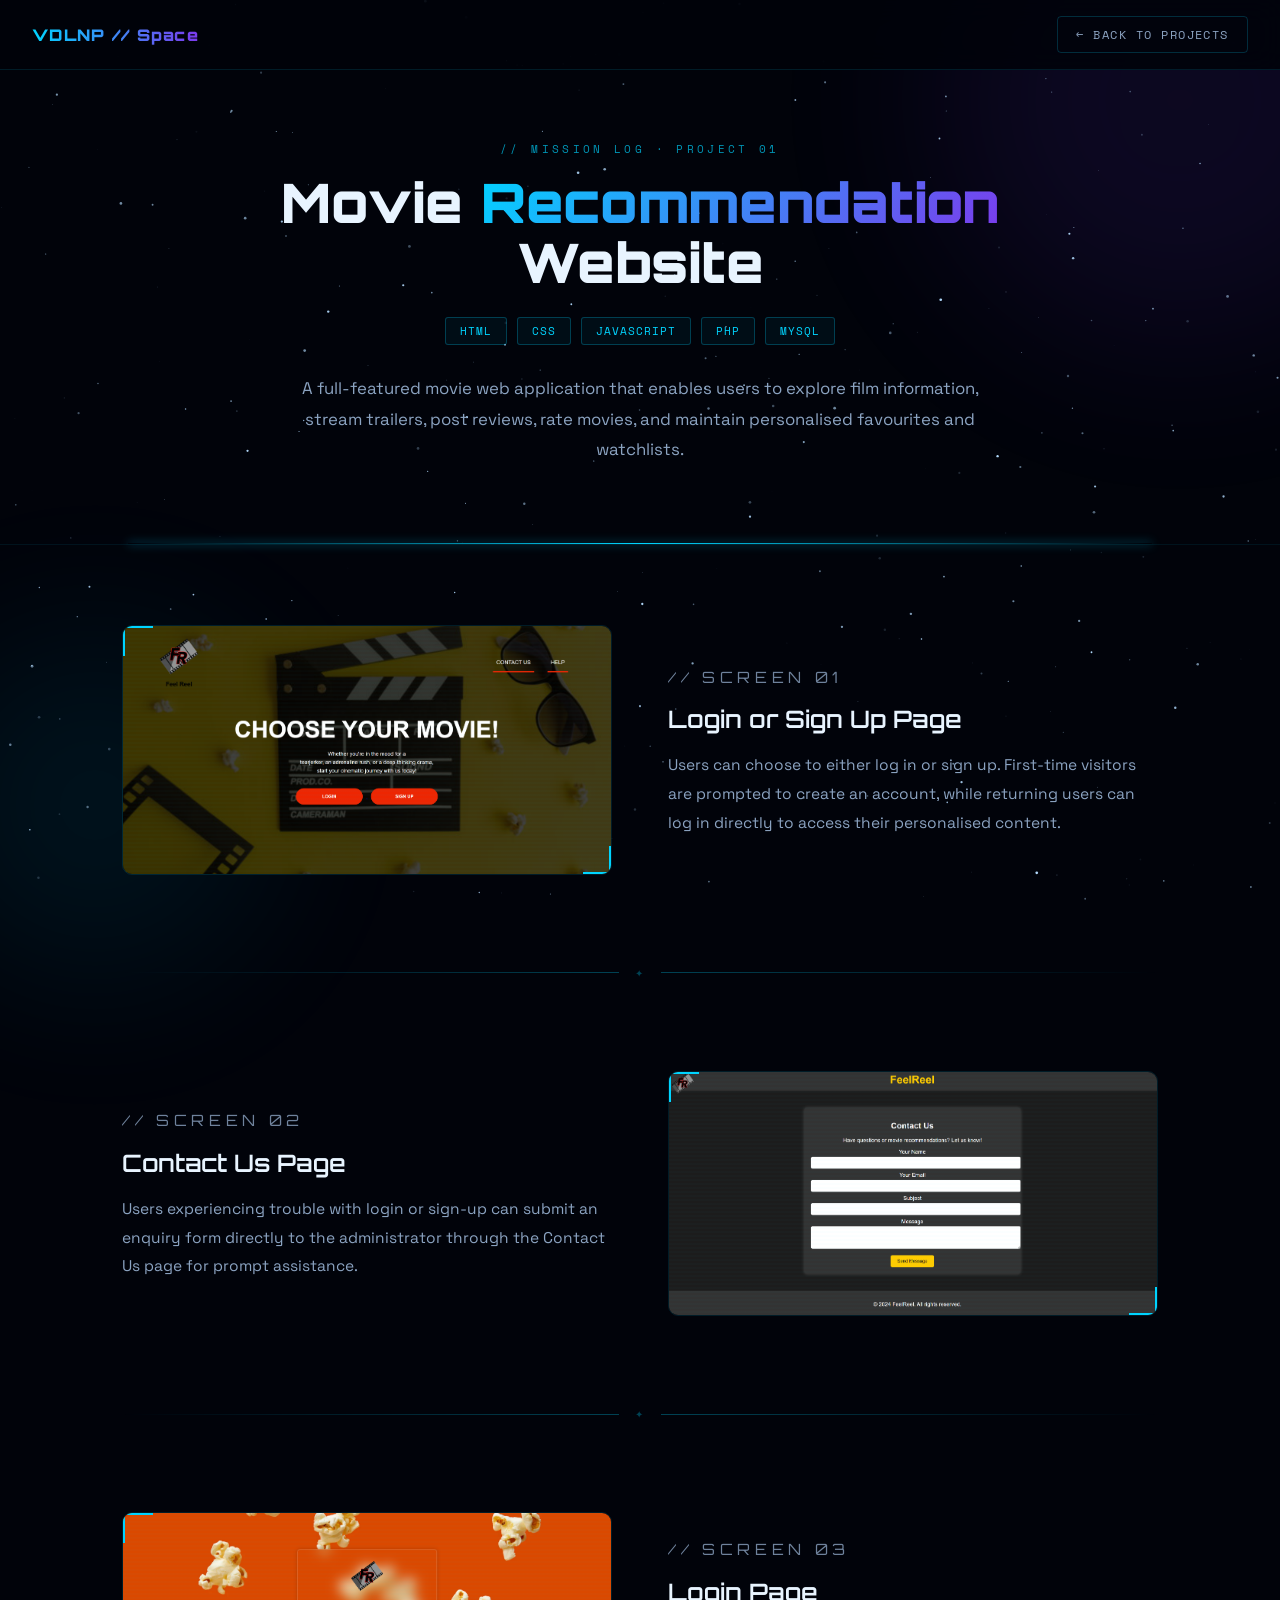
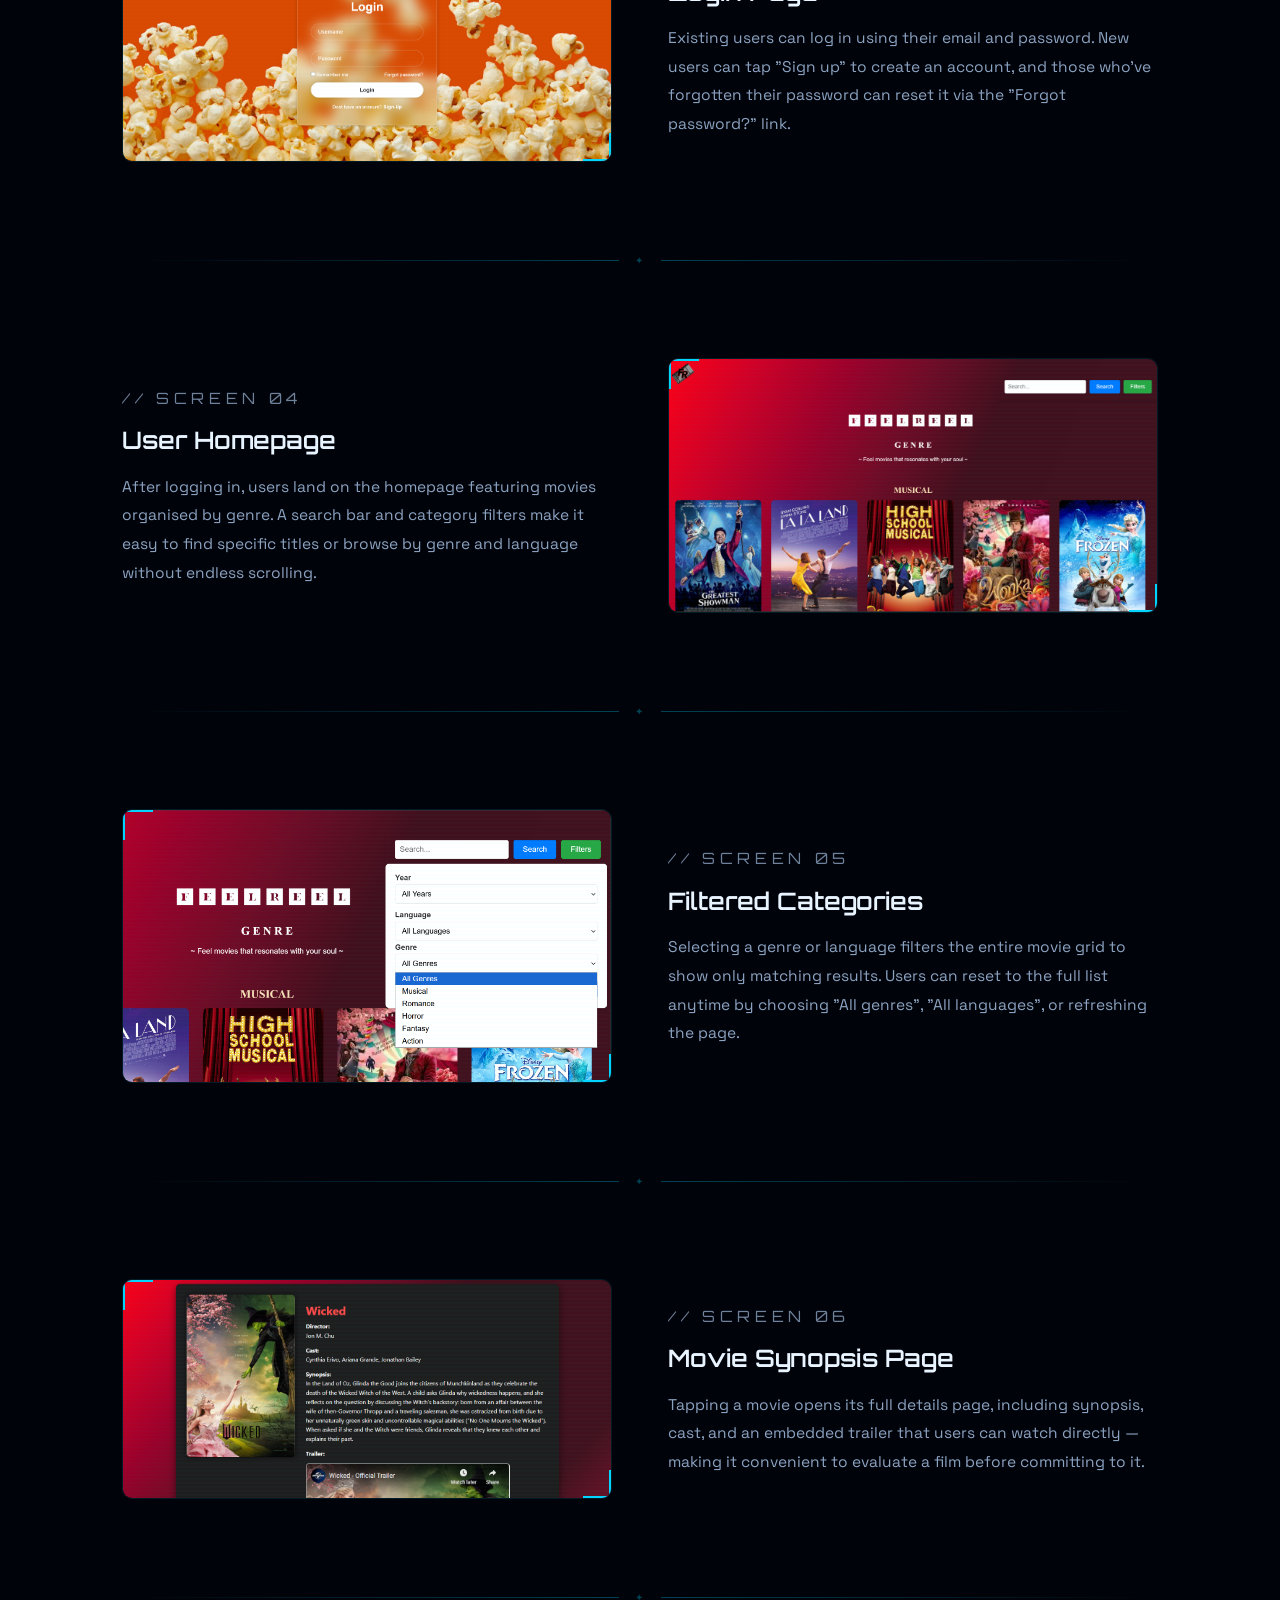
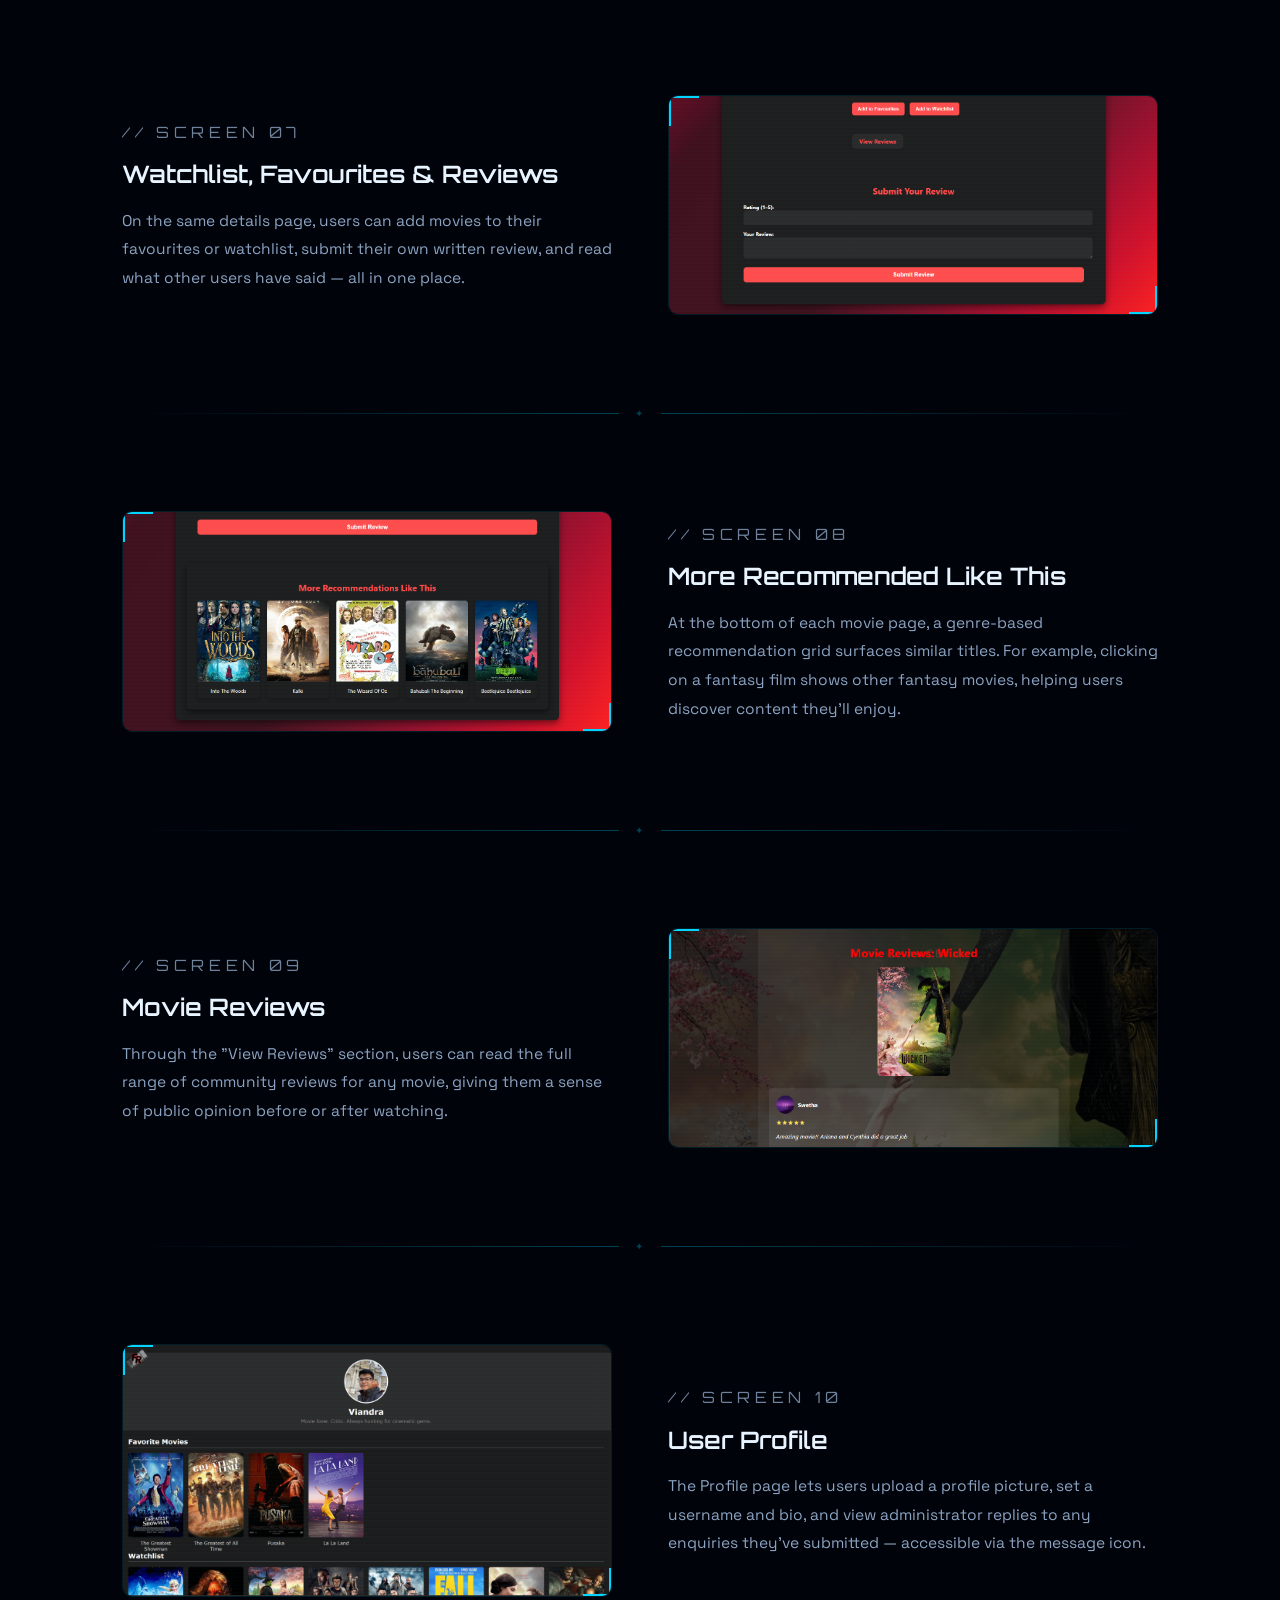
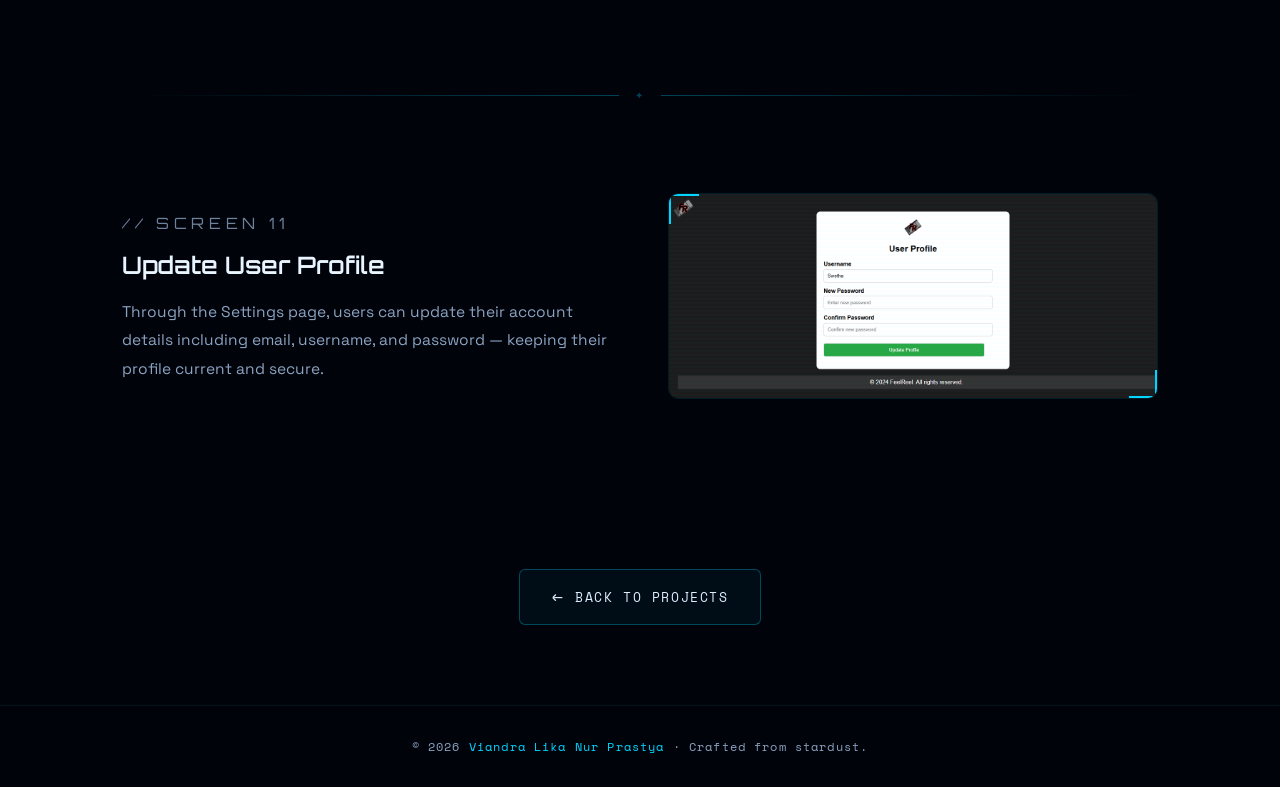
<file: project-movie.html>
<!DOCTYPE html>
<html lang="en">
<head>
<meta charset="UTF-8">
<meta name="viewport" content="width=device-width, initial-scale=1.0">
<title>Movie Recommendation Website</title>
<link rel="preconnect" href="https://fonts.googleapis.com">
<link href="https://fonts.googleapis.com/css2?family=Orbitron:wght@400;600;900&family=Space+Grotesk:wght@300;400;500&family=Space+Mono:wght@400;700&display=swap" rel="stylesheet">
<style>
*{margin:0;padding:0;box-sizing:border-box;}

:root{
  --space-dark:#01030a;
  --space-navy:#050d1a;
  --nebula-cyan:#00d4ff;
  --nebula-purple:#7c3aed;
  --nebula-pink:#ec4899;
  --star-white:#e8f4ff;
  --text-dim:#8ba3c1;
  --text-bright:#ddeeff;
}

html{scroll-behavior:smooth;}

body{
  background:var(--space-dark);
  color:var(--text-bright);
  font-family:'Space Grotesk',sans-serif;
  overflow-x:hidden;
}

#starfield{position:fixed;inset:0;z-index:0;pointer-events:none;}

.nebula{
  position:fixed;border-radius:50%;filter:blur(90px);
  pointer-events:none;z-index:0;
}
.nebula-1{width:500px;height:500px;top:-150px;right:-150px;background:var(--nebula-purple);opacity:.1;}
.nebula-2{width:350px;height:350px;bottom:-80px;left:-80px;background:var(--nebula-cyan);opacity:.08;}

/* ── NAV ── */
nav{
  position:fixed;top:0;width:100%;z-index:1000;
  padding:1rem 2rem;
  display:flex;justify-content:space-between;align-items:center;
  background:rgba(1,3,10,.85);
  backdrop-filter:blur(14px);
  border-bottom:1px solid rgba(0,212,255,.12);
}
.nav-logo{
  font-family:'Orbitron',monospace;font-size:1rem;font-weight:900;
  background:linear-gradient(90deg,var(--nebula-cyan),var(--nebula-purple));
  -webkit-background-clip:text;-webkit-text-fill-color:transparent;
  text-decoration:none;letter-spacing:.08em;
}
.nav-back{
  font-family:'Space Mono',monospace;font-size:.78rem;
  letter-spacing:.12em;text-transform:uppercase;
  color:var(--text-dim);text-decoration:none;
  border:1px solid rgba(0,212,255,.2);
  padding:8px 18px;border-radius:4px;
  transition:all .3s;
}
.nav-back:hover{color:var(--nebula-cyan);border-color:var(--nebula-cyan);background:rgba(0,212,255,.06);}

/* ── HERO HEADER ── */
.page-hero{
  position:relative;z-index:1;
  padding:140px 2rem 80px;
  text-align:center;
  border-bottom:1px solid rgba(0,212,255,.08);
}
.page-hero::after{
  content:'';position:absolute;bottom:0;left:10%;right:10%;height:1px;
  background:linear-gradient(90deg,transparent,var(--nebula-cyan),transparent);
  box-shadow:0 0 10px var(--nebula-cyan);
}
.hero-eyebrow{
  font-family:'Space Mono',monospace;font-size:.7rem;
  letter-spacing:.3em;text-transform:uppercase;
  color:var(--nebula-cyan);opacity:.7;margin-bottom:1rem;
}
.hero-title{
  font-family:'Orbitron',monospace;
  font-size:clamp(1.8rem,5vw,3.4rem);
  font-weight:900;line-height:1.1;margin-bottom:1.2rem;
  color:var(--star-white);
}
.hero-title span{
  background:linear-gradient(135deg,var(--nebula-cyan),var(--nebula-purple));
  -webkit-background-clip:text;-webkit-text-fill-color:transparent;
}
.tech-tags{
  display:flex;justify-content:center;gap:.6rem;flex-wrap:wrap;
  margin-top:1.5rem;
}
.tech-tag{
  font-family:'Space Mono',monospace;font-size:.68rem;
  letter-spacing:.1em;text-transform:uppercase;
  padding:5px 14px;border-radius:3px;
  border:1px solid rgba(0,212,255,.25);
  color:var(--nebula-cyan);
  background:rgba(0,212,255,.05);
}
.hero-desc{
  max-width:700px;margin:1.8rem auto 0;
  color:var(--text-dim);font-size:1.05rem;line-height:1.8;
}

/* ── MAIN CONTENT ── */
main{
  position:relative;z-index:1;
  max-width:1100px;margin:0 auto;
  padding:80px 2rem 60px;
}

/* ── FEATURE BLOCK ── */
.feature{
  display:grid;
  grid-template-columns:1fr 1fr;
  gap:3.5rem;
  align-items:center;
  margin-bottom:90px;
  opacity:0;transform:translateY(36px);
  transition:opacity .7s ease,transform .7s ease;
}
.feature.visible{opacity:1;transform:translateY(0);}
.feature.reverse{direction:rtl;}
.feature.reverse > *{direction:ltr;}

/* image side */
.feature-img{
  position:relative;
  border-radius:10px;overflow:hidden;
  border:1px solid rgba(0,212,255,.12);
  box-shadow:0 0 0 0 rgba(0,212,255,0);
  transition:border-color .4s,box-shadow .4s;
}
.feature-img:hover{
  border-color:rgba(0,212,255,.4);
  box-shadow:0 0 30px rgba(0,212,255,.12);
}
.feature-img img{
  width:100%;display:block;
  transition:transform .5s ease;
}
.feature-img:hover img{transform:scale(1.03);}

/* scan line overlay on image */
.feature-img::after{
  content:'';position:absolute;inset:0;
  background:repeating-linear-gradient(
    0deg,
    transparent,transparent 2px,
    rgba(0,212,255,.015) 2px,rgba(0,212,255,.015) 4px
  );
  pointer-events:none;
}

/* corner accents */
.feature-img::before{
  content:'';position:absolute;
  top:0;left:0;
  width:28px;height:28px;
  border-top:2px solid var(--nebula-cyan);
  border-left:2px solid var(--nebula-cyan);
  border-radius:2px 0 0 0;
  z-index:2;
}
.corner-br{
  position:absolute;bottom:0;right:0;
  width:28px;height:28px;
  border-bottom:2px solid var(--nebula-cyan);
  border-right:2px solid var(--nebula-cyan);
  border-radius:0 0 2px 0;
  z-index:2;
  pointer-events:none;
}

/* text side */
.feature-text{}
.feature-number{
  font-family:'Orbitron',monospace;
  font-size:.65rem;letter-spacing:.3em;text-transform:uppercase;
  color:var(--nebula-purple);margin-bottom:.8rem;opacity:.8;
}
.feature-text h2{
  font-family:'Orbitron',monospace;
  font-size:clamp(1.1rem,2.5vw,1.5rem);
  font-weight:600;color:var(--star-white);
  margin-bottom:1rem;line-height:1.3;
}
.feature-text p{
  color:var(--text-dim);line-height:1.85;font-size:.97rem;
}

/* ── DIVIDER ── */
.orbit-divider{
  display:flex;align-items:center;gap:1rem;
  margin:0 0 90px;opacity:.3;
}
.orbit-divider::before,.orbit-divider::after{
  content:'';flex:1;height:1px;
  background:linear-gradient(90deg,transparent,var(--nebula-cyan));
}
.orbit-divider::after{background:linear-gradient(90deg,var(--nebula-cyan),transparent);}
.orbit-divider span{
  font-family:'Space Mono',monospace;font-size:.65rem;
  letter-spacing:.2em;color:var(--nebula-cyan);white-space:nowrap;
}

/* ── BACK BUTTON SECTION ── */
.back-section{
  position:relative;z-index:1;
  text-align:center;padding:20px 2rem 80px;
}
.btn-back{
  display:inline-flex;align-items:center;gap:.7rem;
  padding:14px 32px;
  font-family:'Space Mono',monospace;font-size:.82rem;
  letter-spacing:.12em;text-transform:uppercase;
  text-decoration:none;color:var(--text-bright);
  border:1px solid rgba(0,212,255,.3);border-radius:6px;
  background:rgba(0,212,255,.05);
  transition:all .3s;
}
.btn-back:hover{
  background:rgba(0,212,255,.12);
  border-color:var(--nebula-cyan);color:var(--nebula-cyan);
  box-shadow:0 0 24px rgba(0,212,255,.18);
  transform:translateY(-3px);
}
.btn-back-arrow{font-size:1.1rem;transition:transform .3s;}
.btn-back:hover .btn-back-arrow{transform:translateX(-4px);}

/* ── FOOTER ── */
footer{
  position:relative;z-index:1;
  border-top:1px solid rgba(0,212,255,.08);
  padding:2rem;text-align:center;
  color:var(--text-dim);
  font-family:'Space Mono',monospace;font-size:.72rem;
  letter-spacing:.1em;background:var(--space-dark);
}
footer span{color:var(--nebula-cyan);}

/* ── RESPONSIVE ── */
@media(max-width:768px){
  .feature,.feature.reverse{
    grid-template-columns:1fr;direction:ltr;gap:2rem;
  }
  .feature.reverse .feature-img{order:-1;}
  main{padding:60px 1.5rem 40px;}
  .page-hero{padding:120px 1.5rem 60px;}
}
</style>
</head>
<body>

<div class="nebula nebula-1"></div>
<div class="nebula nebula-2"></div>
<canvas id="starfield"></canvas>

<nav>
  <a href="index.html" class="nav-logo">VDLNP // Space</a>
  <a href="index.html#projects" class="nav-back">← Back to Projects</a>
</nav>

<!-- PAGE HERO -->
<div class="page-hero">
  <p class="hero-eyebrow">// mission log · project 01</p>
  <h1 class="hero-title">Movie <span>Recommendation</span><br>Website</h1>
  <div class="tech-tags">
    <span class="tech-tag">HTML</span>
    <span class="tech-tag">CSS</span>
    <span class="tech-tag">JavaScript</span>
    <span class="tech-tag">PHP</span>
    <span class="tech-tag">MySQL</span>
  </div>
  <p class="hero-desc">A full-featured movie web application that enables users to explore film information, stream trailers, post reviews, rate movies, and maintain personalised favourites and watchlists.</p>
</div>

<!-- FEATURE BLOCKS -->
<main>

  <div class="feature">
    <div class="feature-img">
      <img src="images/project-movie/FR1.png" alt="Login or Sign Up Page">
      <div class="corner-br"></div>
    </div>
    <div class="feature-text">
      <p class="feature-number">// screen 01</p>
      <h2>Login or Sign Up Page</h2>
      <p>Users can choose to either log in or sign up. First-time visitors are prompted to create an account, while returning users can log in directly to access their personalised content.</p>
    </div>
  </div>

  <div class="orbit-divider"><span>✦</span></div>

  <div class="feature reverse">
    <div class="feature-img">
      <img src="images/project-movie/FR2.png" alt="Contact Us Page">
      <div class="corner-br"></div>
    </div>
    <div class="feature-text">
      <p class="feature-number">// screen 02</p>
      <h2>Contact Us Page</h2>
      <p>Users experiencing trouble with login or sign-up can submit an enquiry form directly to the administrator through the Contact Us page for prompt assistance.</p>
    </div>
  </div>

  <div class="orbit-divider"><span>✦</span></div>

  <div class="feature">
    <div class="feature-img">
      <img src="images/project-movie/FR3.png" alt="Login Page">
      <div class="corner-br"></div>
    </div>
    <div class="feature-text">
      <p class="feature-number">// screen 03</p>
      <h2>Login Page</h2>
      <p>Existing users can log in using their email and password. New users can tap "Sign up" to create an account, and those who've forgotten their password can reset it via the "Forgot password?" link.</p>
    </div>
  </div>

  <div class="orbit-divider"><span>✦</span></div>

  <div class="feature reverse">
    <div class="feature-img">
      <img src="images/project-movie/FR4.png" alt="User Homepage">
      <div class="corner-br"></div>
    </div>
    <div class="feature-text">
      <p class="feature-number">// screen 04</p>
      <h2>User Homepage</h2>
      <p>After logging in, users land on the homepage featuring movies organised by genre. A search bar and category filters make it easy to find specific titles or browse by genre and language without endless scrolling.</p>
    </div>
  </div>

  <div class="orbit-divider"><span>✦</span></div>

  <div class="feature">
    <div class="feature-img">
      <img src="images/project-movie/FR5.png" alt="Filtered Categories">
      <div class="corner-br"></div>
    </div>
    <div class="feature-text">
      <p class="feature-number">// screen 05</p>
      <h2>Filtered Categories</h2>
      <p>Selecting a genre or language filters the entire movie grid to show only matching results. Users can reset to the full list anytime by choosing "All genres", "All languages", or refreshing the page.</p>
    </div>
  </div>

  <div class="orbit-divider"><span>✦</span></div>


  <div class="feature">
    <div class="feature-img">
      <img src="images/project-movie/FR6.png" alt="Movie Synopsis Page">
      <div class="corner-br"></div>
    </div>
    <div class="feature-text">
      <p class="feature-number">// screen 06</p>
      <h2>Movie Synopsis Page</h2>
      <p>Tapping a movie opens its full details page, including synopsis, cast, and an embedded trailer that users can watch directly — making it convenient to evaluate a film before committing to it.</p>
    </div>
  </div>

  <div class="orbit-divider"><span>✦</span></div>

  <div class="feature reverse">
    <div class="feature-img">
      <img src="images/project-movie/FR7.png" alt="Watchlist and Reviews">
      <div class="corner-br"></div>
    </div>
    <div class="feature-text">
      <p class="feature-number">// screen 07</p>
      <h2>Watchlist, Favourites & Reviews</h2>
      <p>On the same details page, users can add movies to their favourites or watchlist, submit their own written review, and read what other users have said — all in one place.</p>
    </div>
  </div>

  <div class="orbit-divider"><span>✦</span></div>

  <div class="feature">
    <div class="feature-img">
      <img src="images/project-movie/FR8.png" alt="Recommended Movies">
      <div class="corner-br"></div>
    </div>
    <div class="feature-text">
      <p class="feature-number">// screen 08</p>
      <h2>More Recommended Like This</h2>
      <p>At the bottom of each movie page, a genre-based recommendation grid surfaces similar titles. For example, clicking on a fantasy film shows other fantasy movies, helping users discover content they'll enjoy.</p>
    </div>
  </div>

  <div class="orbit-divider"><span>✦</span></div>

  <div class="feature reverse">
    <div class="feature-img">
      <img src="images/project-movie/FR9.png" alt="Movie Reviews">
      <div class="corner-br"></div>
    </div>
    <div class="feature-text">
      <p class="feature-number">// screen 09</p>
      <h2>Movie Reviews</h2>
      <p>Through the "View Reviews" section, users can read the full range of community reviews for any movie, giving them a sense of public opinion before or after watching.</p>
    </div>
  </div>

  <div class="orbit-divider"><span>✦</span></div>

  <div class="feature">
    <div class="feature-img">
      <img src="images/project-movie/FR10.png" alt="User Profile">
      <div class="corner-br"></div>
    </div>
    <div class="feature-text">
      <p class="feature-number">// screen 10</p>
      <h2>User Profile</h2>
      <p>The Profile page lets users upload a profile picture, set a username and bio, and view administrator replies to any enquiries they've submitted — accessible via the message icon.</p>
    </div>
  </div>

  <div class="orbit-divider"><span>✦</span></div>

  <div class="feature reverse">
    <div class="feature-img">
      <img src="images/project-movie/FR11.png" alt="Update Profile">
      <div class="corner-br"></div>
    </div>
    <div class="feature-text">
      <p class="feature-number">// screen 11</p>
      <h2>Update User Profile</h2>
      <p>Through the Settings page, users can update their account details including email, username, and password — keeping their profile current and secure.</p>
    </div>
  </div>

</main>

<div class="back-section">
  <a href="index.html#projects" class="btn-back">
    <span class="btn-back-arrow">←</span> Back to Projects
  </a>
</div>

<footer>
  <p>© 2026 <span>Viandra Lika Nur Prastya</span> · Crafted from stardust.</p>
</footer>

<script>
/* ── STARFIELD ── */
(function(){
  const c=document.getElementById('starfield');
  const ctx=c.getContext('2d');
  let W,H,stars=[];
  function resize(){W=c.width=innerWidth;H=c.height=innerHeight;init();}
  function init(){
    stars=[];
    const n=Math.floor(W*H/3500);
    for(let i=0;i<n;i++){
      stars.push({
        x:Math.random()*W,y:Math.random()*H,
        r:Math.random()*1.2+.2,
        a:Math.random(),
        da:(Math.random()-.5)*.003,
        speed:Math.random()*.12+.02
      });
    }
  }
  function draw(){
    ctx.clearRect(0,0,W,H);
    stars.forEach(s=>{
      s.a+=s.da;
      if(s.a>1||s.a<0)s.da*=-1;
      s.y+=s.speed;
      if(s.y>H){s.y=0;s.x=Math.random()*W;}
      ctx.beginPath();
      ctx.arc(s.x,s.y,s.r,0,Math.PI*2);
      ctx.fillStyle=`rgba(180,220,255,${s.a})`;
      ctx.fill();
    });
    requestAnimationFrame(draw);
  }
  window.addEventListener('resize',resize);
  resize();draw();
})();

/* ── SCROLL REVEAL ── */
const io=new IntersectionObserver(entries=>{
  entries.forEach(e=>{if(e.isIntersecting)e.target.classList.add('visible');});
},{threshold:.1,rootMargin:'0px 0px -60px 0px'});
document.querySelectorAll('.feature').forEach(f=>io.observe(f));
</script>
</body>
</html>
</file>
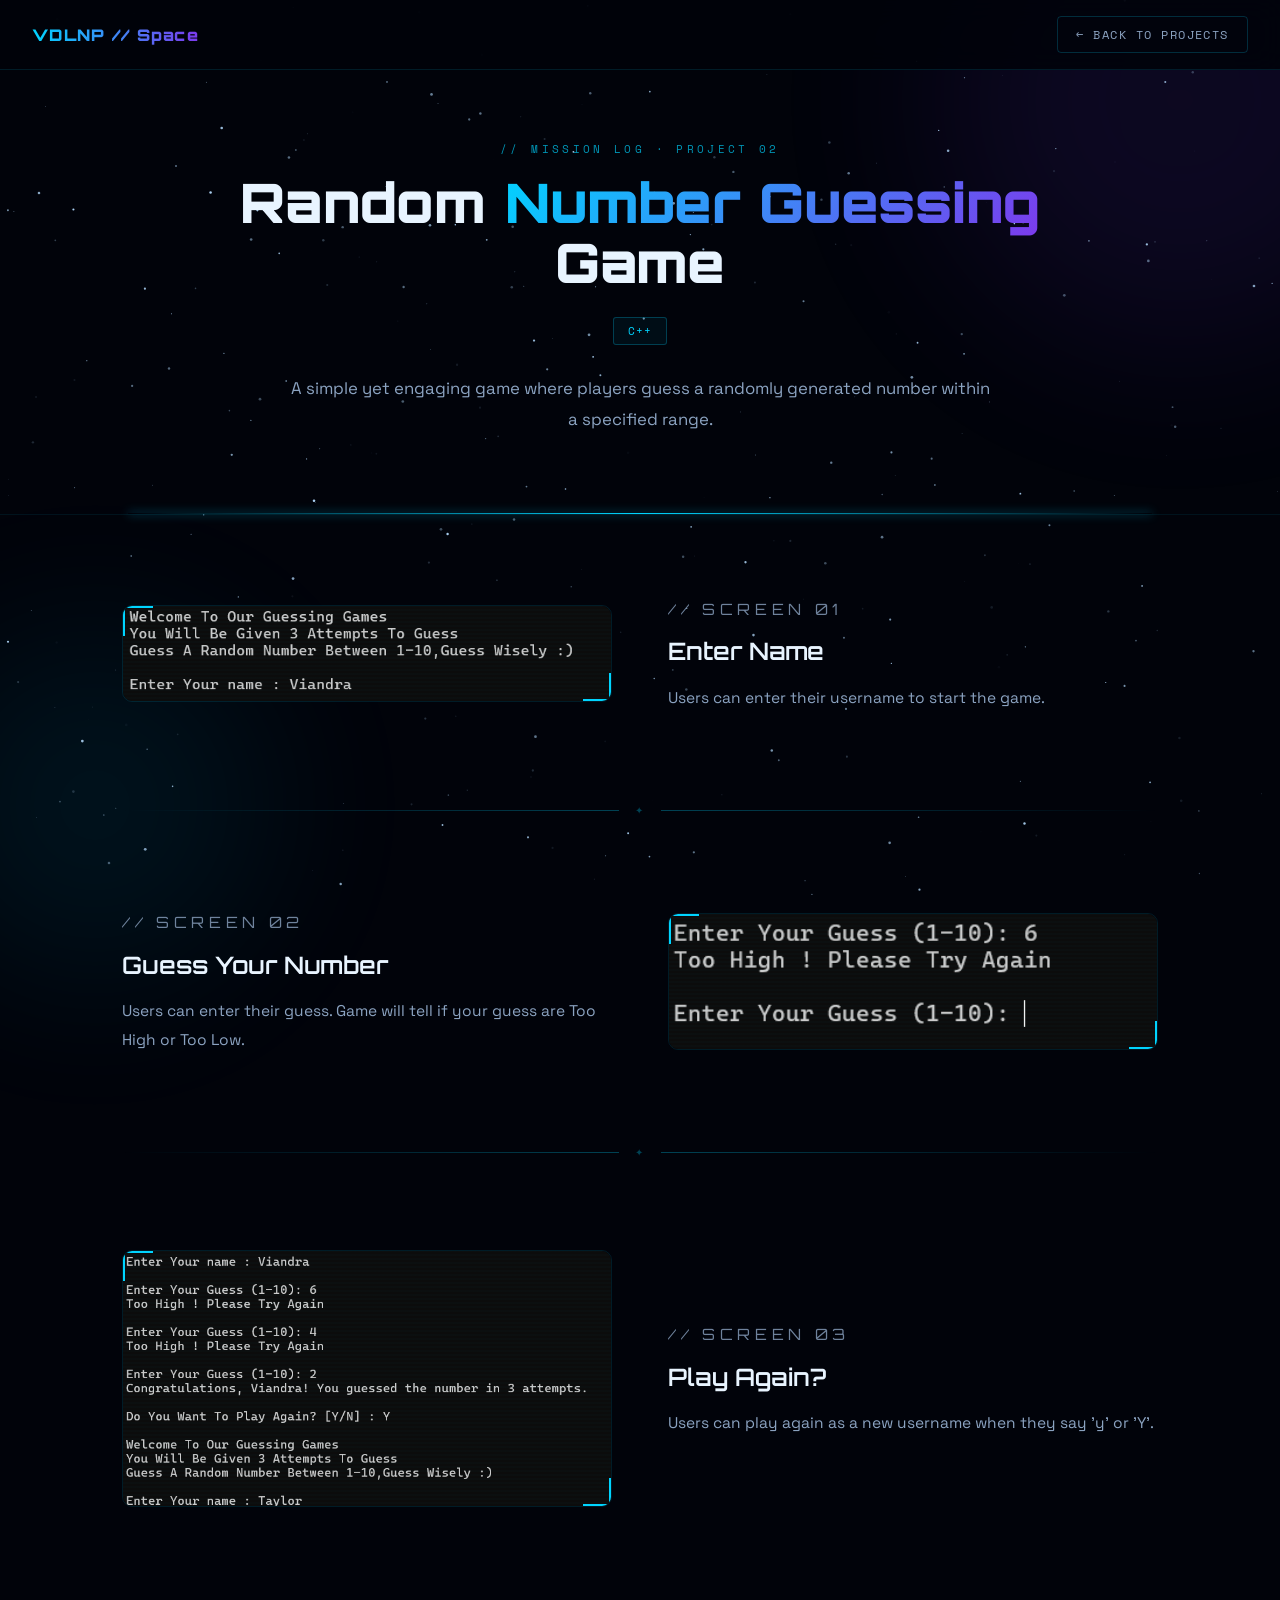
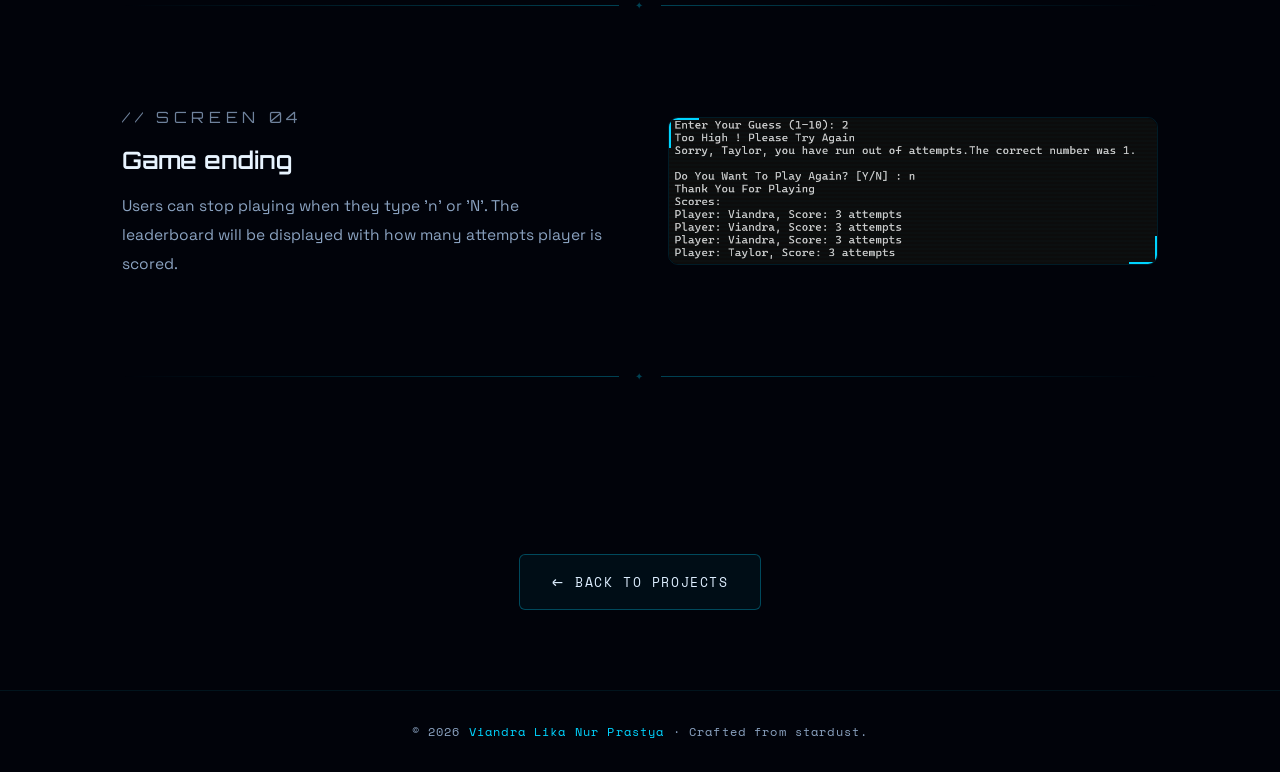
<file: random-number-game.html>
<!DOCTYPE html>
<html lang="en">
<head>
<meta charset="UTF-8">
<meta name="viewport" content="width=device-width, initial-scale=1.0">
<title>Random Number Guessing Game</title>
<link rel="preconnect" href="https://fonts.googleapis.com">
<link href="https://fonts.googleapis.com/css2?family=Orbitron:wght@400;600;900&family=Space+Grotesk:wght@300;400;500&family=Space+Mono:wght@400;700&display=swap" rel="stylesheet">
<style>
*{margin:0;padding:0;box-sizing:border-box;}

:root{
  --space-dark:#01030a;
  --space-navy:#050d1a;
  --nebula-cyan:#00d4ff;
  --nebula-purple:#7c3aed;
  --nebula-pink:#ec4899;
  --star-white:#e8f4ff;
  --text-dim:#8ba3c1;
  --text-bright:#ddeeff;
}

html{scroll-behavior:smooth;}

body{
  background:var(--space-dark);
  color:var(--text-bright);
  font-family:'Space Grotesk',sans-serif;
  overflow-x:hidden;
}

#starfield{position:fixed;inset:0;z-index:0;pointer-events:none;}

.nebula{
  position:fixed;border-radius:50%;filter:blur(90px);
  pointer-events:none;z-index:0;
}
.nebula-1{width:500px;height:500px;top:-150px;right:-150px;background:var(--nebula-purple);opacity:.1;}
.nebula-2{width:350px;height:350px;bottom:-80px;left:-80px;background:var(--nebula-cyan);opacity:.08;}

/* ── NAV ── */
nav{
  position:fixed;top:0;width:100%;z-index:1000;
  padding:1rem 2rem;
  display:flex;justify-content:space-between;align-items:center;
  background:rgba(1,3,10,.85);
  backdrop-filter:blur(14px);
  border-bottom:1px solid rgba(0,212,255,.12);
}
.nav-logo{
  font-family:'Orbitron',monospace;font-size:1rem;font-weight:900;
  background:linear-gradient(90deg,var(--nebula-cyan),var(--nebula-purple));
  -webkit-background-clip:text;-webkit-text-fill-color:transparent;
  text-decoration:none;letter-spacing:.08em;
}
.nav-back{
  font-family:'Space Mono',monospace;font-size:.78rem;
  letter-spacing:.12em;text-transform:uppercase;
  color:var(--text-dim);text-decoration:none;
  border:1px solid rgba(0,212,255,.2);
  padding:8px 18px;border-radius:4px;
  transition:all .3s;
}
.nav-back:hover{color:var(--nebula-cyan);border-color:var(--nebula-cyan);background:rgba(0,212,255,.06);}

/* ── HERO HEADER ── */
.page-hero{
  position:relative;z-index:1;
  padding:140px 2rem 80px;
  text-align:center;
  border-bottom:1px solid rgba(0,212,255,.08);
}
.page-hero::after{
  content:'';position:absolute;bottom:0;left:10%;right:10%;height:1px;
  background:linear-gradient(90deg,transparent,var(--nebula-cyan),transparent);
  box-shadow:0 0 10px var(--nebula-cyan);
}
.hero-eyebrow{
  font-family:'Space Mono',monospace;font-size:.7rem;
  letter-spacing:.3em;text-transform:uppercase;
  color:var(--nebula-cyan);opacity:.7;margin-bottom:1rem;
}
.hero-title{
  font-family:'Orbitron',monospace;
  font-size:clamp(1.8rem,5vw,3.4rem);
  font-weight:900;line-height:1.1;margin-bottom:1.2rem;
  color:var(--star-white);
}
.hero-title span{
  background:linear-gradient(135deg,var(--nebula-cyan),var(--nebula-purple));
  -webkit-background-clip:text;-webkit-text-fill-color:transparent;
}
.tech-tags{
  display:flex;justify-content:center;gap:.6rem;flex-wrap:wrap;
  margin-top:1.5rem;
}
.tech-tag{
  font-family:'Space Mono',monospace;font-size:.68rem;
  letter-spacing:.1em;text-transform:uppercase;
  padding:5px 14px;border-radius:3px;
  border:1px solid rgba(0,212,255,.25);
  color:var(--nebula-cyan);
  background:rgba(0,212,255,.05);
}
.hero-desc{
  max-width:700px;margin:1.8rem auto 0;
  color:var(--text-dim);font-size:1.05rem;line-height:1.8;
}

/* ── MAIN CONTENT ── */
main{
  position:relative;z-index:1;
  max-width:1100px;margin:0 auto;
  padding:80px 2rem 60px;
}

/* ── FEATURE BLOCK ── */
.feature{
  display:grid;
  grid-template-columns:1fr 1fr;
  gap:3.5rem;
  align-items:center;
  margin-bottom:90px;
  opacity:0;transform:translateY(36px);
  transition:opacity .7s ease,transform .7s ease;
}
.feature.visible{opacity:1;transform:translateY(0);}
.feature.reverse{direction:rtl;}
.feature.reverse > *{direction:ltr;}

/* image side */
.feature-img{
  position:relative;
  border-radius:10px;overflow:hidden;
  border:1px solid rgba(0,212,255,.12);
  box-shadow:0 0 0 0 rgba(0,212,255,0);
  transition:border-color .4s,box-shadow .4s;
}
.feature-img:hover{
  border-color:rgba(0,212,255,.4);
  box-shadow:0 0 30px rgba(0,212,255,.12);
}
.feature-img img{
  width:100%;display:block;
  transition:transform .5s ease;
}
.feature-img:hover img{transform:scale(1.03);}

/* scan line overlay on image */
.feature-img::after{
  content:'';position:absolute;inset:0;
  background:repeating-linear-gradient(
    0deg,
    transparent,transparent 2px,
    rgba(0,212,255,.015) 2px,rgba(0,212,255,.015) 4px
  );
  pointer-events:none;
}

/* corner accents */
.feature-img::before{
  content:'';position:absolute;
  top:0;left:0;
  width:28px;height:28px;
  border-top:2px solid var(--nebula-cyan);
  border-left:2px solid var(--nebula-cyan);
  border-radius:2px 0 0 0;
  z-index:2;
}
.corner-br{
  position:absolute;bottom:0;right:0;
  width:28px;height:28px;
  border-bottom:2px solid var(--nebula-cyan);
  border-right:2px solid var(--nebula-cyan);
  border-radius:0 0 2px 0;
  z-index:2;
  pointer-events:none;
}

/* text side */
.feature-text{}
.feature-number{
  font-family:'Orbitron',monospace;
  font-size:.65rem;letter-spacing:.3em;text-transform:uppercase;
  color:var(--nebula-purple);margin-bottom:.8rem;opacity:.8;
}
.feature-text h2{
  font-family:'Orbitron',monospace;
  font-size:clamp(1.1rem,2.5vw,1.5rem);
  font-weight:600;color:var(--star-white);
  margin-bottom:1rem;line-height:1.3;
}
.feature-text p{
  color:var(--text-dim);line-height:1.85;font-size:.97rem;
}

/* ── DIVIDER ── */
.orbit-divider{
  display:flex;align-items:center;gap:1rem;
  margin:0 0 90px;opacity:.3;
}
.orbit-divider::before,.orbit-divider::after{
  content:'';flex:1;height:1px;
  background:linear-gradient(90deg,transparent,var(--nebula-cyan));
}
.orbit-divider::after{background:linear-gradient(90deg,var(--nebula-cyan),transparent);}
.orbit-divider span{
  font-family:'Space Mono',monospace;font-size:.65rem;
  letter-spacing:.2em;color:var(--nebula-cyan);white-space:nowrap;
}

/* ── BACK BUTTON SECTION ── */
.back-section{
  position:relative;z-index:1;
  text-align:center;padding:20px 2rem 80px;
}
.btn-back{
  display:inline-flex;align-items:center;gap:.7rem;
  padding:14px 32px;
  font-family:'Space Mono',monospace;font-size:.82rem;
  letter-spacing:.12em;text-transform:uppercase;
  text-decoration:none;color:var(--text-bright);
  border:1px solid rgba(0,212,255,.3);border-radius:6px;
  background:rgba(0,212,255,.05);
  transition:all .3s;
}
.btn-back:hover{
  background:rgba(0,212,255,.12);
  border-color:var(--nebula-cyan);color:var(--nebula-cyan);
  box-shadow:0 0 24px rgba(0,212,255,.18);
  transform:translateY(-3px);
}
.btn-back-arrow{font-size:1.1rem;transition:transform .3s;}
.btn-back:hover .btn-back-arrow{transform:translateX(-4px);}

/* ── FOOTER ── */
footer{
  position:relative;z-index:1;
  border-top:1px solid rgba(0,212,255,.08);
  padding:2rem;text-align:center;
  color:var(--text-dim);
  font-family:'Space Mono',monospace;font-size:.72rem;
  letter-spacing:.1em;background:var(--space-dark);
}
footer span{color:var(--nebula-cyan);}

/* ── RESPONSIVE ── */
@media(max-width:768px){
  .feature,.feature.reverse{
    grid-template-columns:1fr;direction:ltr;gap:2rem;
  }
  .feature.reverse .feature-img{order:-1;}
  main{padding:60px 1.5rem 40px;}
  .page-hero{padding:120px 1.5rem 60px;}
}
</style>
</head>
<body>

<div class="nebula nebula-1"></div>
<div class="nebula nebula-2"></div>
<canvas id="starfield"></canvas>

<nav>
  <a href="index.html" class="nav-logo">VDLNP // Space</a>
  <a href="index.html#projects" class="nav-back">← Back to Projects</a>
</nav>

<!-- PAGE HERO -->
<div class="page-hero">
  <p class="hero-eyebrow">// mission log · project 02</p>
  <h1 class="hero-title">Random <span>Number Guessing</span><br>Game</h1>
  <div class="tech-tags">
    <span class="tech-tag">C++</span>
  </div>
  <p class="hero-desc">A simple yet engaging game where players guess a randomly generated number within a specified range.</p>
</div>

<!-- FEATURE BLOCKS -->
<main>

  <div class="feature">
    <div class="feature-img">
      <img src="images/random-number/RN1.png" alt="Enter Name">
      <div class="corner-br"></div>
    </div>
    <div class="feature-text">
      <p class="feature-number">// screen 01</p>
      <h2>Enter Name</h2>
      <p>Users can enter their username to start the game.</p>
    </div>
  </div>

  <div class="orbit-divider"><span>✦</span></div>

  <div class="feature reverse">
    <div class="feature-img">
      <img src="images/random-number/RN2.png" alt="Guess Number">
      <div class="corner-br"></div>
    </div>
    <div class="feature-text">
      <p class="feature-number">// screen 02</p>
      <h2>Guess Your Number</h2>
      <p>Users can enter their guess. Game will tell if your guess are Too High or Too Low.</p>
    </div>
  </div>

  <div class="orbit-divider"><span>✦</span></div>

  <div class="feature">
    <div class="feature-img">
      <img src="images/random-number/RN3.png" alt="Play Again?">
      <div class="corner-br"></div>
    </div>
    <div class="feature-text">
      <p class="feature-number">// screen 03</p>
      <h2>Play Again?</h2>
      <p>Users can play again as a new username when they say 'y' or 'Y'.</p>
    </div>
  </div>

  <div class="orbit-divider"><span>✦</span></div>

  <div class="feature reverse">
    <div class="feature-img">
      <img src="images/random-number/RN4.png" alt="Game ending">
      <div class="corner-br"></div>
    </div>
    <div class="feature-text">
      <p class="feature-number">// screen 04</p>
      <h2>Game ending</h2>
      <p>Users can stop playing when they type 'n' or 'N'. The leaderboard will be displayed with how many attempts player is scored.</p>
    </div>
  </div>

  <div class="orbit-divider"><span>✦</span></div>


</main>

<div class="back-section">
  <a href="index.html#projects" class="btn-back">
    <span class="btn-back-arrow">←</span> Back to Projects
  </a>
</div>

<footer>
  <p>© 2026 <span>Viandra Lika Nur Prastya</span> · Crafted from stardust.</p>
</footer>

<script>
/* ── STARFIELD ── */
(function(){
  const c=document.getElementById('starfield');
  const ctx=c.getContext('2d');
  let W,H,stars=[];
  function resize(){W=c.width=innerWidth;H=c.height=innerHeight;init();}
  function init(){
    stars=[];
    const n=Math.floor(W*H/3500);
    for(let i=0;i<n;i++){
      stars.push({
        x:Math.random()*W,y:Math.random()*H,
        r:Math.random()*1.2+.2,
        a:Math.random(),
        da:(Math.random()-.5)*.003,
        speed:Math.random()*.12+.02
      });
    }
  }
  function draw(){
    ctx.clearRect(0,0,W,H);
    stars.forEach(s=>{
      s.a+=s.da;
      if(s.a>1||s.a<0)s.da*=-1;
      s.y+=s.speed;
      if(s.y>H){s.y=0;s.x=Math.random()*W;}
      ctx.beginPath();
      ctx.arc(s.x,s.y,s.r,0,Math.PI*2);
      ctx.fillStyle=`rgba(180,220,255,${s.a})`;
      ctx.fill();
    });
    requestAnimationFrame(draw);
  }
  window.addEventListener('resize',resize);
  resize();draw();
})();

/* ── SCROLL REVEAL ── */
const io=new IntersectionObserver(entries=>{
  entries.forEach(e=>{if(e.isIntersecting)e.target.classList.add('visible');});
},{threshold:.1,rootMargin:'0px 0px -60px 0px'});
document.querySelectorAll('.feature').forEach(f=>io.observe(f));
</script>
</body>
</html>
</file>
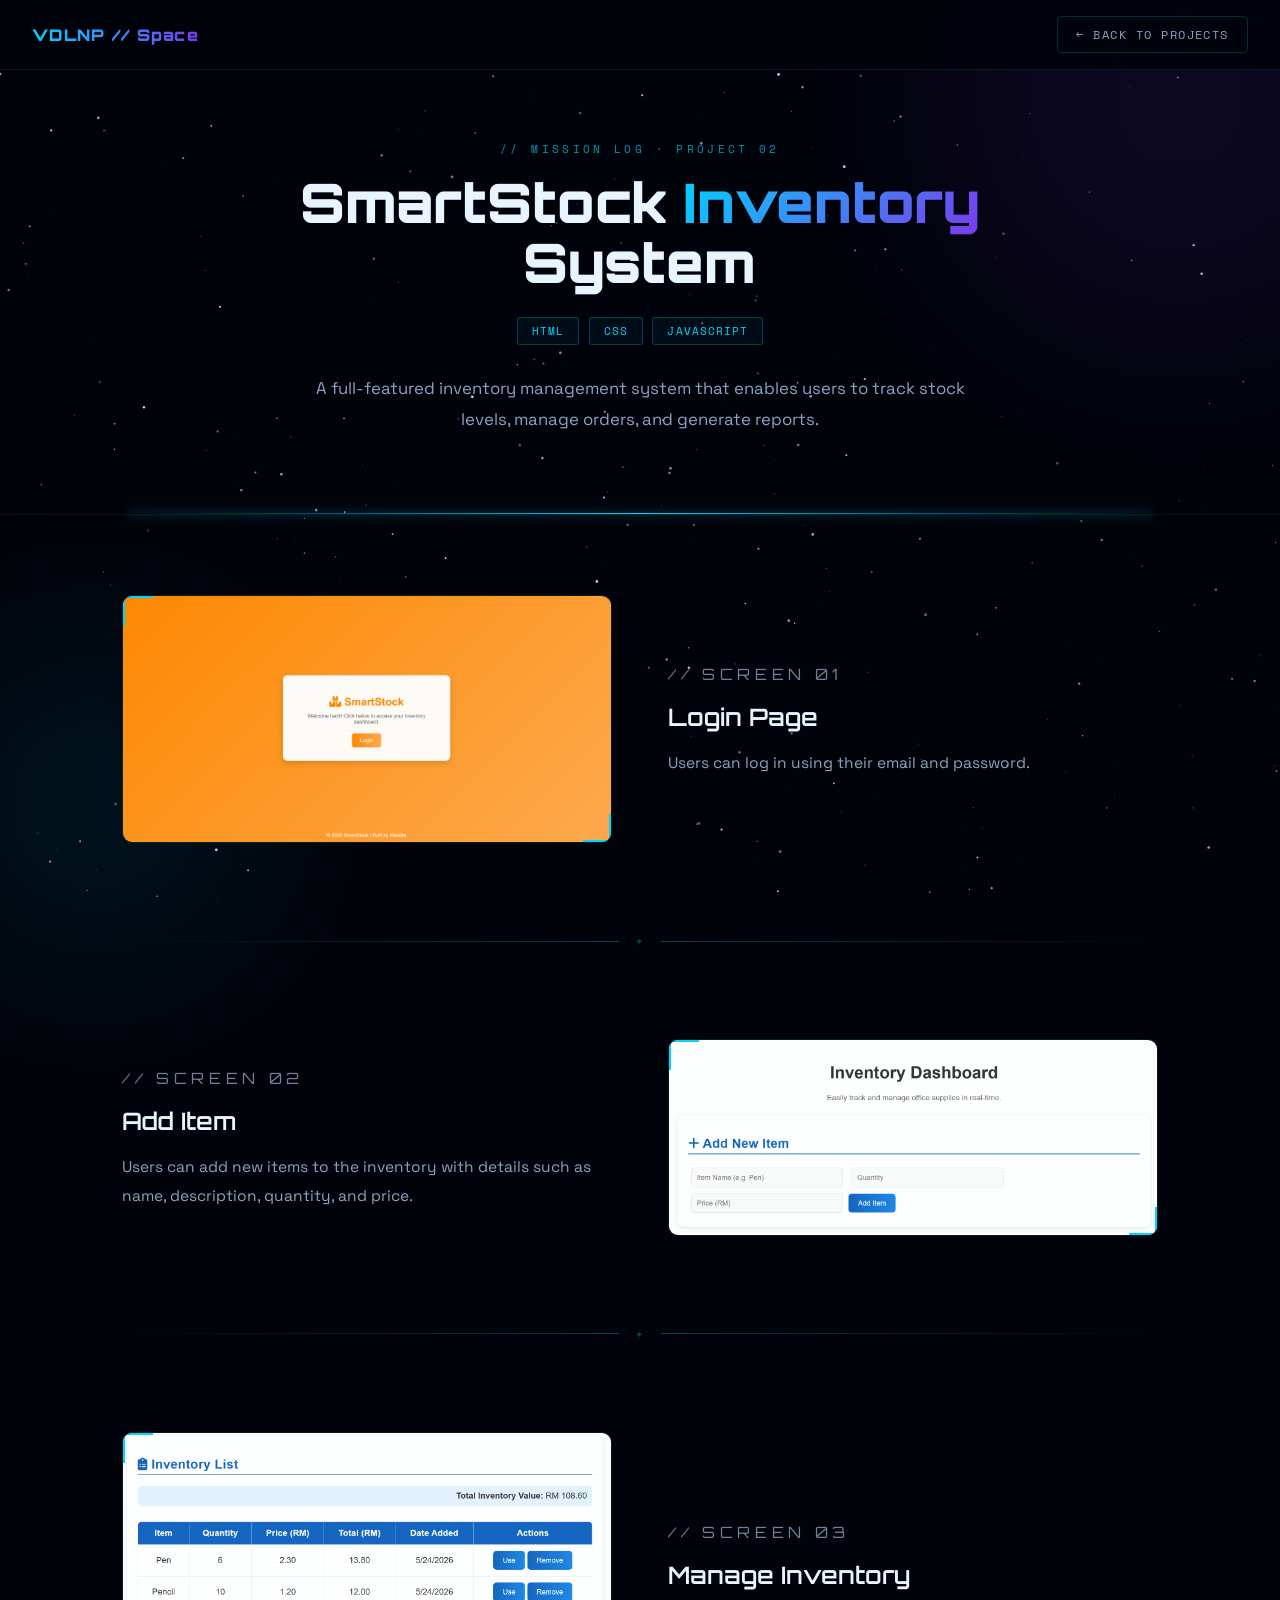
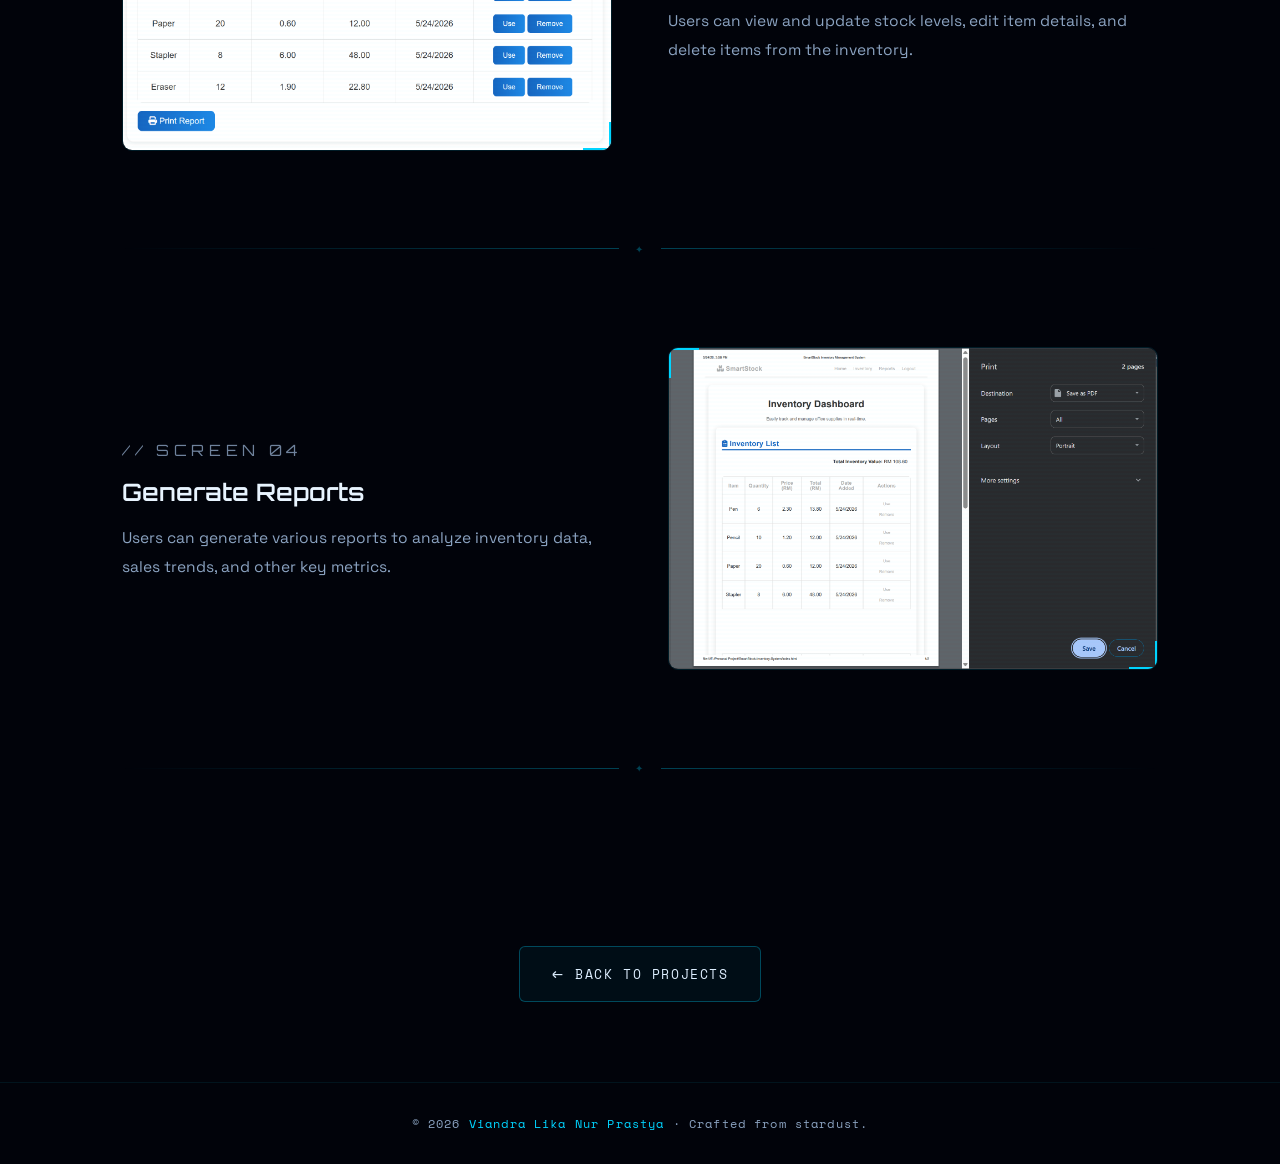
<file: smart-stock.html>
<!DOCTYPE html>
<html lang="en">
<head>
<meta charset="UTF-8">
<meta name="viewport" content="width=device-width, initial-scale=1.0">
<title>SmartStock Inventory System</title>
<link rel="preconnect" href="https://fonts.googleapis.com">
<link href="https://fonts.googleapis.com/css2?family=Orbitron:wght@400;600;900&family=Space+Grotesk:wght@300;400;500&family=Space+Mono:wght@400;700&display=swap" rel="stylesheet">
<style>
*{margin:0;padding:0;box-sizing:border-box;}

:root{
  --space-dark:#01030a;
  --space-navy:#050d1a;
  --nebula-cyan:#00d4ff;
  --nebula-purple:#7c3aed;
  --nebula-pink:#ec4899;
  --star-white:#e8f4ff;
  --text-dim:#8ba3c1;
  --text-bright:#ddeeff;
}

html{scroll-behavior:smooth;}

body{
  background:var(--space-dark);
  color:var(--text-bright);
  font-family:'Space Grotesk',sans-serif;
  overflow-x:hidden;
}

#starfield{position:fixed;inset:0;z-index:0;pointer-events:none;}

.nebula{
  position:fixed;border-radius:50%;filter:blur(90px);
  pointer-events:none;z-index:0;
}
.nebula-1{width:500px;height:500px;top:-150px;right:-150px;background:var(--nebula-purple);opacity:.1;}
.nebula-2{width:350px;height:350px;bottom:-80px;left:-80px;background:var(--nebula-cyan);opacity:.08;}

/* ── NAV ── */
nav{
  position:fixed;top:0;width:100%;z-index:1000;
  padding:1rem 2rem;
  display:flex;justify-content:space-between;align-items:center;
  background:rgba(1,3,10,.85);
  backdrop-filter:blur(14px);
  border-bottom:1px solid rgba(0,212,255,.12);
}
.nav-logo{
  font-family:'Orbitron',monospace;font-size:1rem;font-weight:900;
  background:linear-gradient(90deg,var(--nebula-cyan),var(--nebula-purple));
  -webkit-background-clip:text;-webkit-text-fill-color:transparent;
  text-decoration:none;letter-spacing:.08em;
}
.nav-back{
  font-family:'Space Mono',monospace;font-size:.78rem;
  letter-spacing:.12em;text-transform:uppercase;
  color:var(--text-dim);text-decoration:none;
  border:1px solid rgba(0,212,255,.2);
  padding:8px 18px;border-radius:4px;
  transition:all .3s;
}
.nav-back:hover{color:var(--nebula-cyan);border-color:var(--nebula-cyan);background:rgba(0,212,255,.06);}

/* ── HERO HEADER ── */
.page-hero{
  position:relative;z-index:1;
  padding:140px 2rem 80px;
  text-align:center;
  border-bottom:1px solid rgba(0,212,255,.08);
}
.page-hero::after{
  content:'';position:absolute;bottom:0;left:10%;right:10%;height:1px;
  background:linear-gradient(90deg,transparent,var(--nebula-cyan),transparent);
  box-shadow:0 0 10px var(--nebula-cyan);
}
.hero-eyebrow{
  font-family:'Space Mono',monospace;font-size:.7rem;
  letter-spacing:.3em;text-transform:uppercase;
  color:var(--nebula-cyan);opacity:.7;margin-bottom:1rem;
}
.hero-title{
  font-family:'Orbitron',monospace;
  font-size:clamp(1.8rem,5vw,3.4rem);
  font-weight:900;line-height:1.1;margin-bottom:1.2rem;
  color:var(--star-white);
}
.hero-title span{
  background:linear-gradient(135deg,var(--nebula-cyan),var(--nebula-purple));
  -webkit-background-clip:text;-webkit-text-fill-color:transparent;
}
.tech-tags{
  display:flex;justify-content:center;gap:.6rem;flex-wrap:wrap;
  margin-top:1.5rem;
}
.tech-tag{
  font-family:'Space Mono',monospace;font-size:.68rem;
  letter-spacing:.1em;text-transform:uppercase;
  padding:5px 14px;border-radius:3px;
  border:1px solid rgba(0,212,255,.25);
  color:var(--nebula-cyan);
  background:rgba(0,212,255,.05);
}
.hero-desc{
  max-width:700px;margin:1.8rem auto 0;
  color:var(--text-dim);font-size:1.05rem;line-height:1.8;
}

/* ── MAIN CONTENT ── */
main{
  position:relative;z-index:1;
  max-width:1100px;margin:0 auto;
  padding:80px 2rem 60px;
}

/* ── FEATURE BLOCK ── */
.feature{
  display:grid;
  grid-template-columns:1fr 1fr;
  gap:3.5rem;
  align-items:center;
  margin-bottom:90px;
  opacity:0;transform:translateY(36px);
  transition:opacity .7s ease,transform .7s ease;
}
.feature.visible{opacity:1;transform:translateY(0);}
.feature.reverse{direction:rtl;}
.feature.reverse > *{direction:ltr;}

/* image side */
.feature-img{
  position:relative;
  border-radius:10px;overflow:hidden;
  border:1px solid rgba(0,212,255,.12);
  box-shadow:0 0 0 0 rgba(0,212,255,0);
  transition:border-color .4s,box-shadow .4s;
}
.feature-img:hover{
  border-color:rgba(0,212,255,.4);
  box-shadow:0 0 30px rgba(0,212,255,.12);
}
.feature-img img{
  width:100%;display:block;
  transition:transform .5s ease;
}
.feature-img:hover img{transform:scale(1.03);}

/* scan line overlay on image */
.feature-img::after{
  content:'';position:absolute;inset:0;
  background:repeating-linear-gradient(
    0deg,
    transparent,transparent 2px,
    rgba(0,212,255,.015) 2px,rgba(0,212,255,.015) 4px
  );
  pointer-events:none;
}

/* corner accents */
.feature-img::before{
  content:'';position:absolute;
  top:0;left:0;
  width:28px;height:28px;
  border-top:2px solid var(--nebula-cyan);
  border-left:2px solid var(--nebula-cyan);
  border-radius:2px 0 0 0;
  z-index:2;
}
.corner-br{
  position:absolute;bottom:0;right:0;
  width:28px;height:28px;
  border-bottom:2px solid var(--nebula-cyan);
  border-right:2px solid var(--nebula-cyan);
  border-radius:0 0 2px 0;
  z-index:2;
  pointer-events:none;
}

/* text side */
.feature-text{}
.feature-number{
  font-family:'Orbitron',monospace;
  font-size:.65rem;letter-spacing:.3em;text-transform:uppercase;
  color:var(--nebula-purple);margin-bottom:.8rem;opacity:.8;
}
.feature-text h2{
  font-family:'Orbitron',monospace;
  font-size:clamp(1.1rem,2.5vw,1.5rem);
  font-weight:600;color:var(--star-white);
  margin-bottom:1rem;line-height:1.3;
}
.feature-text p{
  color:var(--text-dim);line-height:1.85;font-size:.97rem;
}

/* ── DIVIDER ── */
.orbit-divider{
  display:flex;align-items:center;gap:1rem;
  margin:0 0 90px;opacity:.3;
}
.orbit-divider::before,.orbit-divider::after{
  content:'';flex:1;height:1px;
  background:linear-gradient(90deg,transparent,var(--nebula-cyan));
}
.orbit-divider::after{background:linear-gradient(90deg,var(--nebula-cyan),transparent);}
.orbit-divider span{
  font-family:'Space Mono',monospace;font-size:.65rem;
  letter-spacing:.2em;color:var(--nebula-cyan);white-space:nowrap;
}

/* ── BACK BUTTON SECTION ── */
.back-section{
  position:relative;z-index:1;
  text-align:center;padding:20px 2rem 80px;
}
.btn-back{
  display:inline-flex;align-items:center;gap:.7rem;
  padding:14px 32px;
  font-family:'Space Mono',monospace;font-size:.82rem;
  letter-spacing:.12em;text-transform:uppercase;
  text-decoration:none;color:var(--text-bright);
  border:1px solid rgba(0,212,255,.3);border-radius:6px;
  background:rgba(0,212,255,.05);
  transition:all .3s;
}
.btn-back:hover{
  background:rgba(0,212,255,.12);
  border-color:var(--nebula-cyan);color:var(--nebula-cyan);
  box-shadow:0 0 24px rgba(0,212,255,.18);
  transform:translateY(-3px);
}
.btn-back-arrow{font-size:1.1rem;transition:transform .3s;}
.btn-back:hover .btn-back-arrow{transform:translateX(-4px);}

/* ── FOOTER ── */
footer{
  position:relative;z-index:1;
  border-top:1px solid rgba(0,212,255,.08);
  padding:2rem;text-align:center;
  color:var(--text-dim);
  font-family:'Space Mono',monospace;font-size:.72rem;
  letter-spacing:.1em;background:var(--space-dark);
}
footer span{color:var(--nebula-cyan);}

/* ── RESPONSIVE ── */
@media(max-width:768px){
  .feature,.feature.reverse{
    grid-template-columns:1fr;direction:ltr;gap:2rem;
  }
  .feature.reverse .feature-img{order:-1;}
  main{padding:60px 1.5rem 40px;}
  .page-hero{padding:120px 1.5rem 60px;}
}
</style>
</head>
<body>

<div class="nebula nebula-1"></div>
<div class="nebula nebula-2"></div>
<canvas id="starfield"></canvas>

<nav>
  <a href="index.html" class="nav-logo">VDLNP // Space</a>
  <a href="index.html#projects" class="nav-back">← Back to Projects</a>
</nav>

<!-- PAGE HERO -->
<div class="page-hero">
  <p class="hero-eyebrow">// mission log · project 02</p>
  <h1 class="hero-title">SmartStock <span>Inventory</span><br>System</h1>
  <div class="tech-tags">
    <span class="tech-tag">HTML</span>
    <span class="tech-tag">CSS</span>
    <span class="tech-tag">JavaScript</span>
  </div>
  <p class="hero-desc">A full-featured inventory management system that enables users to track stock levels, manage orders, and generate reports.</p>
</div>

<!-- FEATURE BLOCKS -->
<main>

  <div class="feature">
    <div class="feature-img">
      <img src="images/smart-stock/SS1.png" alt="Login Page">
      <div class="corner-br"></div>
    </div>
    <div class="feature-text">
      <p class="feature-number">// screen 01</p>
      <h2>Login Page</h2>
      <p>Users can log in using their email and password.</p>
    </div>
  </div>

  <div class="orbit-divider"><span>✦</span></div>

  <div class="feature reverse">
    <div class="feature-img">
      <img src="images/smart-stock/SS2.png" alt="Add Item">
      <div class="corner-br"></div>
    </div>
    <div class="feature-text">
      <p class="feature-number">// screen 02</p>
      <h2>Add Item</h2>
      <p>Users can add new items to the inventory with details such as name, description, quantity, and price.</p>
    </div>
  </div>

  <div class="orbit-divider"><span>✦</span></div>

  <div class="feature">
    <div class="feature-img">
      <img src="images/smart-stock/SS3.png" alt="Manage Inventory">
      <div class="corner-br"></div>
    </div>
    <div class="feature-text">
      <p class="feature-number">// screen 03</p>
      <h2>Manage Inventory</h2>
      <p>Users can view and update stock levels, edit item details, and delete items from the inventory.</p>
    </div>
  </div>

  <div class="orbit-divider"><span>✦</span></div>

  <div class="feature reverse">
    <div class="feature-img">
      <img src="images/smart-stock/SS4.png" alt="Generate Reports">
      <div class="corner-br"></div>
    </div>
    <div class="feature-text">
      <p class="feature-number">// screen 04</p>
      <h2>Generate Reports</h2>
      <p>Users can generate various reports to analyze inventory data, sales trends, and other key metrics.</p>
    </div>
  </div>

  <div class="orbit-divider"><span>✦</span></div>


</main>

<div class="back-section">
  <a href="index.html#projects" class="btn-back">
    <span class="btn-back-arrow">←</span> Back to Projects
  </a>
</div>

<footer>
  <p>© 2026 <span>Viandra Lika Nur Prastya</span> · Crafted from stardust.</p>
</footer>

<script>
/* ── STARFIELD ── */
(function(){
  const c=document.getElementById('starfield');
  const ctx=c.getContext('2d');
  let W,H,stars=[];
  function resize(){W=c.width=innerWidth;H=c.height=innerHeight;init();}
  function init(){
    stars=[];
    const n=Math.floor(W*H/3500);
    for(let i=0;i<n;i++){
      stars.push({
        x:Math.random()*W,y:Math.random()*H,
        r:Math.random()*1.2+.2,
        a:Math.random(),
        da:(Math.random()-.5)*.003,
        speed:Math.random()*.12+.02
      });
    }
  }
  function draw(){
    ctx.clearRect(0,0,W,H);
    stars.forEach(s=>{
      s.a+=s.da;
      if(s.a>1||s.a<0)s.da*=-1;
      s.y+=s.speed;
      if(s.y>H){s.y=0;s.x=Math.random()*W;}
      ctx.beginPath();
      ctx.arc(s.x,s.y,s.r,0,Math.PI*2);
      ctx.fillStyle=`rgba(180,220,255,${s.a})`;
      ctx.fill();
    });
    requestAnimationFrame(draw);
  }
  window.addEventListener('resize',resize);
  resize();draw();
})();

/* ── SCROLL REVEAL ── */
const io=new IntersectionObserver(entries=>{
  entries.forEach(e=>{if(e.isIntersecting)e.target.classList.add('visible');});
},{threshold:.1,rootMargin:'0px 0px -60px 0px'});
document.querySelectorAll('.feature').forEach(f=>io.observe(f));
</script>
</body>
</html>
</file>
